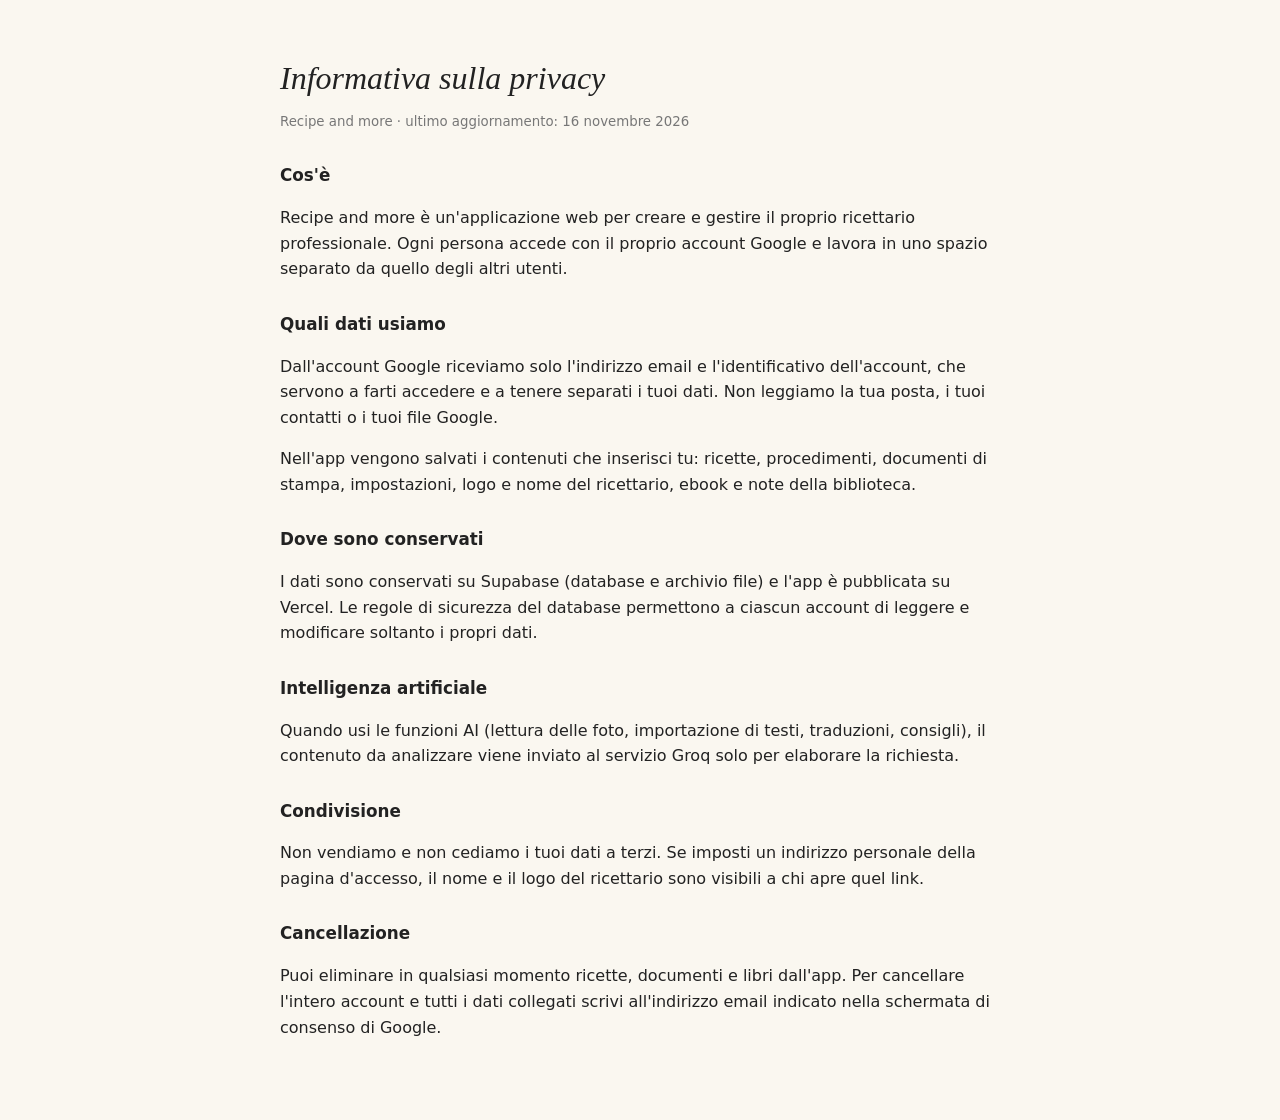
<file: privacy.html>
<!DOCTYPE html>
<html lang="it">
<head>
<meta charset="UTF-8">
<meta name="viewport" content="width=device-width,initial-scale=1">
<title>Privacy · Recipe and more</title>
<style>
body{font-family:system-ui,-apple-system,"Segoe UI",sans-serif;max-width:720px;margin:0 auto;padding:2rem 1.2rem 4rem;line-height:1.6;color:#222;background:#faf7f0}
h1{font-family:Georgia,serif;font-weight:400;font-style:italic;font-size:2rem;margin-bottom:.2rem}
h2{font-size:1.05rem;margin-top:1.8rem}
small{color:#777}
a{color:#8B6A2E}
</style>
</head>
<body>
<h1>Informativa sulla privacy</h1>
<small>Recipe and more · ultimo aggiornamento: 16 novembre 2026</small>

<h2>Cos'è</h2>
<p>Recipe and more è un'applicazione web per creare e gestire il proprio ricettario professionale. Ogni persona accede con il proprio account Google e lavora in uno spazio separato da quello degli altri utenti.</p>

<h2>Quali dati usiamo</h2>
<p>Dall'account Google riceviamo solo l'indirizzo email e l'identificativo dell'account, che servono a farti accedere e a tenere separati i tuoi dati. Non leggiamo la tua posta, i tuoi contatti o i tuoi file Google.</p>
<p>Nell'app vengono salvati i contenuti che inserisci tu: ricette, procedimenti, documenti di stampa, impostazioni, logo e nome del ricettario, ebook e note della biblioteca.</p>

<h2>Dove sono conservati</h2>
<p>I dati sono conservati su Supabase (database e archivio file) e l'app è pubblicata su Vercel. Le regole di sicurezza del database permettono a ciascun account di leggere e modificare soltanto i propri dati.</p>

<h2>Intelligenza artificiale</h2>
<p>Quando usi le funzioni AI (lettura delle foto, importazione di testi, traduzioni, consigli), il contenuto da analizzare viene inviato al servizio Groq solo per elaborare la richiesta.</p>

<h2>Condivisione</h2>
<p>Non vendiamo e non cediamo i tuoi dati a terzi. Se imposti un indirizzo personale della pagina d'accesso, il nome e il logo del ricettario sono visibili a chi apre quel link.</p>

<h2>Cancellazione</h2>
<p>Puoi eliminare in qualsiasi momento ricette, documenti e libri dall'app. Per cancellare l'intero account e tutti i dati collegati scrivi all'indirizzo email indicato nella schermata di consenso di Google.</p>
</body>
</html>
</file>
